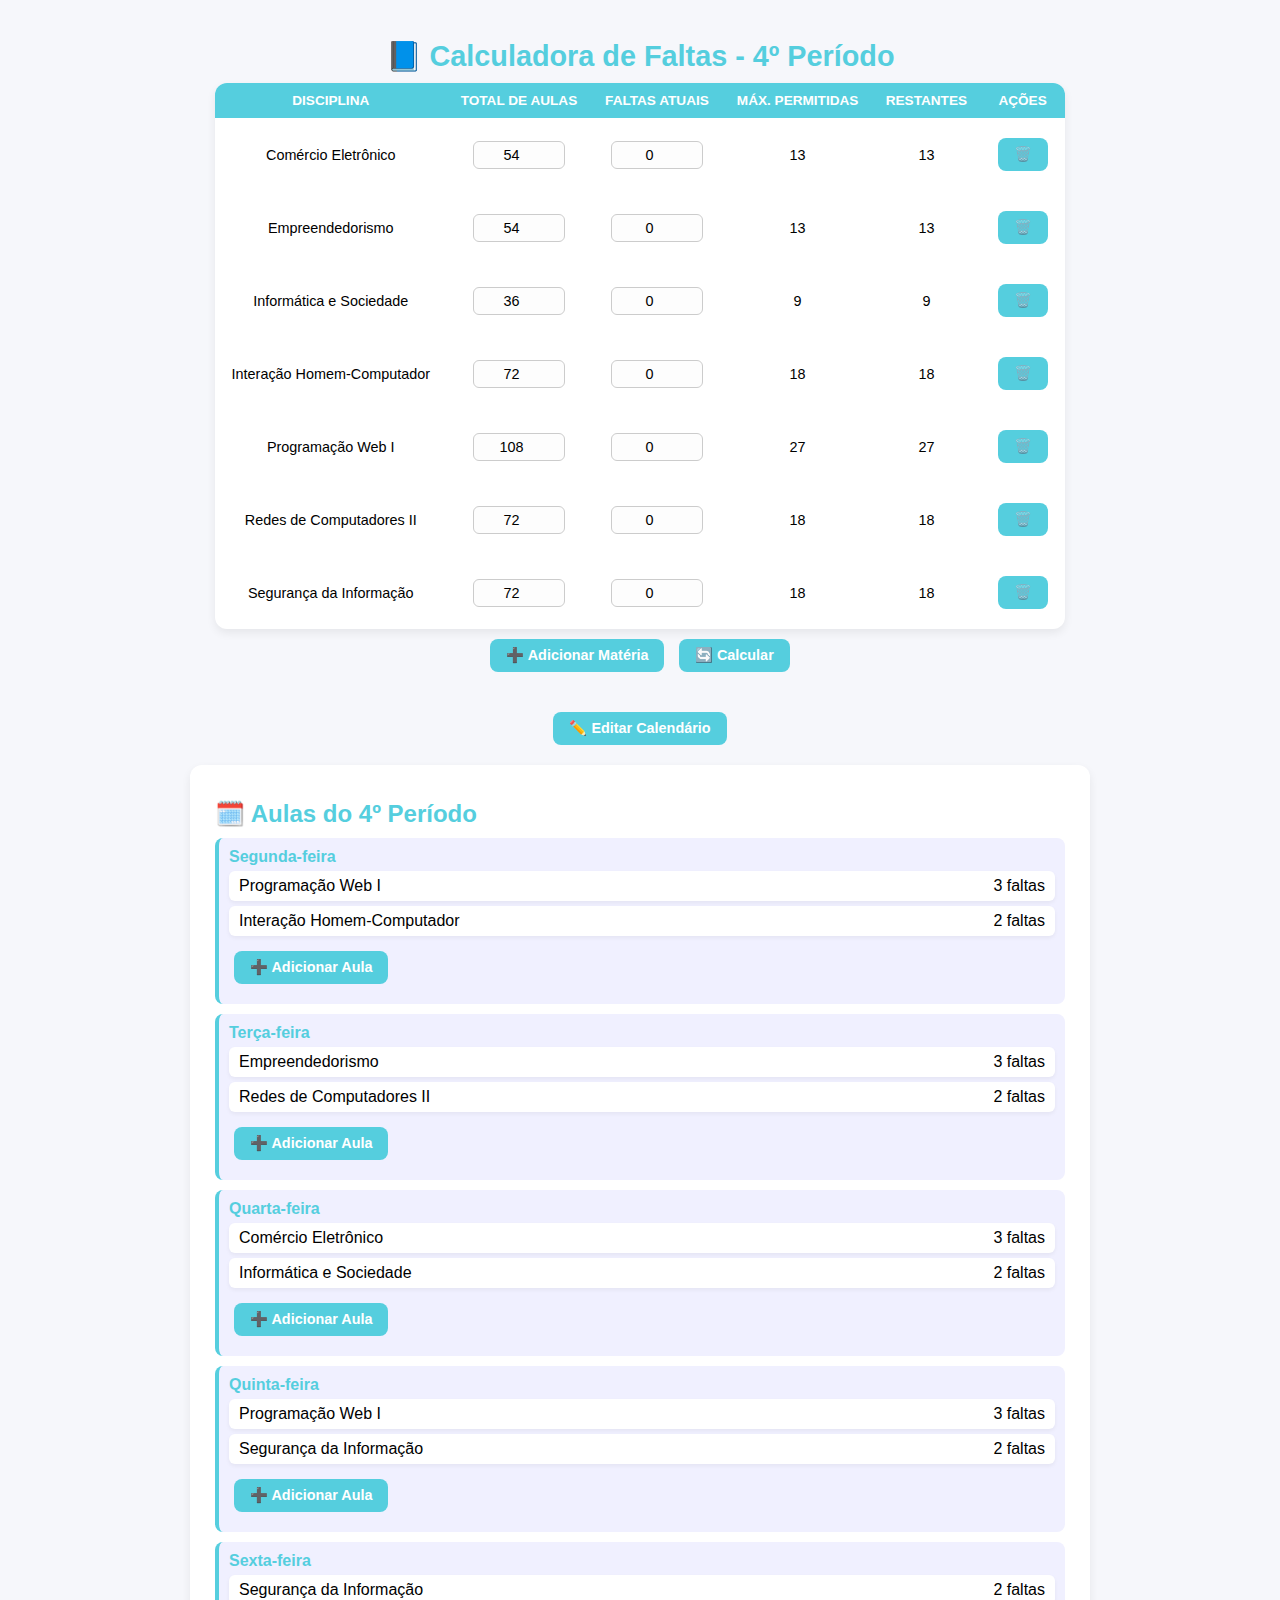
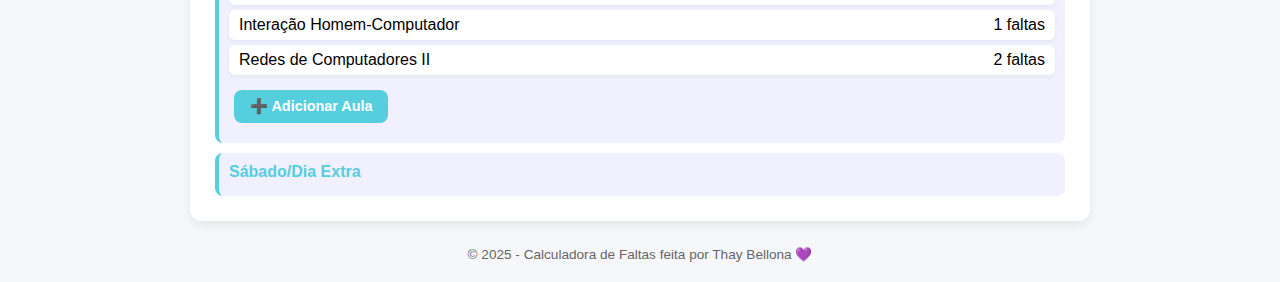
<file: index.html>
<!DOCTYPE html>
<html lang="pt-BR">
<head>
  <meta charset="UTF-8">
  <meta name="viewport" content="width=device-width, initial-scale=1.0">
  <title>Calculadora de Faltas - Thay Bellona</title>
  <link rel="stylesheet" href="css/estilo.css">
</head>
<body>
  <h1>📘 Calculadora de Faltas - 4º Período</h1>

  <!-- TABELA PRINCIPAL -->
  <table id="tabela">
    <thead>
      <tr>
        <th>Disciplina</th>
        <th>Total de Aulas</th>
        <th>Faltas Atuais</th>
        <th>Máx. Permitidas</th>
        <th>Restantes</th>
        <th>Ações</th>
      </tr>
    </thead>
    <tbody></tbody>
  </table>

  <div>
    <button onclick="adicionarMateria()">➕ Adicionar Matéria</button>
    <button onclick="calcular()">🔄 Calcular</button>
  </div>

  <div id="avisos" class="avisos"></div>

  <!-- BOTÃO EDITAR/SALVAR CALENDÁRIO -->
  <div style="margin-top: 20px;">
    <button id="editarCalendarioBtn" onclick="toggleEdicaoCalendario()">✏️ Editar Calendário</button>
  </div>

  <!-- CALENDÁRIO -->
  <div class="calendar" style="margin-top:10px;">
    <h2>🗓️ Aulas do 4º Período</h2>
    <div id="dias-container"></div>
  </div>

  <footer>© 2025 - Calculadora de Faltas feita por Thay Bellona 💜</footer>

  <script>
    const tabela = document.querySelector("#tabela tbody");
    const avisos = document.getElementById("avisos");
    const diasContainer = document.getElementById("dias-container");
    const diasSemana = ["Segunda-feira","Terça-feira","Quarta-feira","Quinta-feira","Sexta-feira","Sábado/Dia Extra"];
    let calendarioEditavel = false;

    window.onload = () => {
      // Matérias
      const salvoMaterias = JSON.parse(localStorage.getItem("materias")) || [
        { nome:"Comércio Eletrônico", total:54, faltas:0 },
        { nome:"Empreendedorismo", total:54, faltas:0 },
        { nome:"Informática e Sociedade", total:36, faltas:0 },
        { nome:"Interação Homem-Computador", total:72, faltas:0 },
        { nome:"Programação Web I", total:108, faltas:0 },
        { nome:"Redes de Computadores II", total:72, faltas:0 },
        { nome:"Segurança da Informação", total:72, faltas:0 }
      ];
      salvoMaterias.forEach(adicionarLinha);

      // Calendário
      const salvoCalendario = JSON.parse(localStorage.getItem("calendario")) || {
        "Segunda-feira":[{materia:"Programação Web I", faltasDia:3},{materia:"Interação Homem-Computador", faltasDia:2}],
        "Terça-feira":[{materia:"Empreendedorismo", faltasDia:3},{materia:"Redes de Computadores II", faltasDia:2}],
        "Quarta-feira":[{materia:"Comércio Eletrônico", faltasDia:3},{materia:"Informática e Sociedade", faltasDia:2}],
        "Quinta-feira":[{materia:"Programação Web I", faltasDia:3},{materia:"Segurança da Informação", faltasDia:2}],
        "Sexta-feira":[{materia:"Segurança da Informação", faltasDia:2},{materia:"Interação Homem-Computador", faltasDia:1},{materia:"Redes de Computadores II", faltasDia:2}],
        "Sábado/Dia Extra":[]
      };
      carregarCalendario(salvoCalendario);
      calcular();
    };

    // --- TABELA PRINCIPAL ---
    function adicionarLinha(materia) {
      const linha = document.createElement("tr");
      linha.innerHTML = `
        <td contenteditable="true">${materia.nome}</td>
        <td><input type="number" value="${materia.total}"></td>
        <td><input type="number" value="${materia.faltas}"></td>
        <td>—</td>
        <td>—</td>
        <td><button onclick="removerMateria(this)">🗑️</button></td>
      `;
      tabela.appendChild(linha);
    }

    function adicionarMateria() {
      adicionarLinha({nome:"Nova Matéria", total:0, faltas:0});
      salvarMaterias();
    }

    function removerMateria(botao) {
      botao.closest("tr").remove();
      salvarMaterias();
    }

    function calcular() {
      const linhas = tabela.querySelectorAll("tr");
      const calendario = JSON.parse(localStorage.getItem("calendario")) || {};
      let mensagens = [];

      linhas.forEach(linha=>{
        const nome = linha.children[0].textContent.trim();
        const total = parseFloat(linha.children[1].children[0].value)||0;
        const faltas = parseFloat(linha.children[2].children[0].value)||0;
        const maxPermitidas = Math.floor(total*0.25);
        const restantes = maxPermitidas-faltas;

        linha.children[3].textContent = maxPermitidas;
        linha.children[4].textContent = restantes>=0?restantes:"⚠️ Reprovado por falta";
        linha.children[4].classList.toggle("alerta",restantes<0);

        for(const [dia,aulas] of Object.entries(calendario)){
          aulas.forEach(aula=>{
            if(aula.materia===nome && restantes-1<=aula.faltasDia){
              mensagens.push(`⚠️ Se faltar na ${dia}, atingirá o limite em "${nome}".`);
            }
          });
        }
      });

      avisos.innerHTML = mensagens.join("<br>");
      avisos.style.display = mensagens.length>0?"block":"none";
      salvarMaterias();
    }

    function salvarMaterias() {
      const linhas = tabela.querySelectorAll("tr");
      const materias = Array.from(linhas).map(linha=>({
        nome:linha.children[0].textContent,
        total:linha.children[1].children[0].value,
        faltas:linha.children[2].children[0].value
      }));
      localStorage.setItem("materias",JSON.stringify(materias));
    }

    tabela.addEventListener("input",salvarMaterias);

    // --- CALENDÁRIO ---
    function carregarCalendario(calendario){
      diasContainer.innerHTML = "";
      diasSemana.forEach(dia=>{
        const dayDiv = document.createElement("div");
        dayDiv.className="day";
        dayDiv.innerHTML = `<strong>${dia}</strong>`;

        const aulas = calendario[dia]||[];
        aulas.forEach((aula,i)=>{
          const aulaDiv = document.createElement("div");
          aulaDiv.className="class";
          aulaDiv.innerHTML = `
            <span>${aula.materia}</span>
            <span>${aula.faltasDia} faltas</span>
            <button onclick="removerAula('${dia}',${i})">🗑️</button>
          `;
          dayDiv.appendChild(aulaDiv);
        });

        const btnAdd = document.createElement("button");
        btnAdd.textContent = "➕ Adicionar Aula";
        btnAdd.onclick=()=>adicionarAula(dia);
        dayDiv.appendChild(btnAdd);

        diasContainer.appendChild(dayDiv);
      });

      // Inicialmente modo leitura
      setCalendarioModoEdicao(false);
    }

    function toggleEdicaoCalendario(){
      calendarioEditavel = !calendarioEditavel;
      setCalendarioModoEdicao(calendarioEditavel);
      document.getElementById("editarCalendarioBtn").textContent =
        calendarioEditavel?"💾 Salvar Calendário":"✏️ Editar Calendário";
      if(!calendarioEditavel) salvarCalendario();
    }

    function setCalendarioModoEdicao(editavel){
      const dias = document.querySelectorAll(".day");
      dias.forEach(day=>{
        const btnAdd = day.querySelector("button");
        const aulas = day.querySelectorAll(".class");
        aulas.forEach(aula=>{
          const span = aula.querySelector("span:first-child");
          const inputFaltas = aula.querySelector("span:nth-child(2)");
          const btnDel = aula.querySelector("button");
          span.contentEditable = editavel;
          inputFaltas.contentEditable = editavel;
          btnDel.style.display = editavel?"inline":"none";
        });
        if(btnAdd) btnAdd.style.display = editavel?"inline-block":"none";
      });
    }

    function adicionarAula(dia){
      const calendario = JSON.parse(localStorage.getItem("calendario"))||{};
      if(!calendario[dia]) calendario[dia]=[];
      calendario[dia].push({materia:"Nova Matéria", faltasDia:0});
      localStorage.setItem("calendario",JSON.stringify(calendario));
      carregarCalendario(calendario);
    }

    function removerAula(dia,index){
      const calendario = JSON.parse(localStorage.getItem("calendario"))||{};
      calendario[dia].splice(index,1);
      localStorage.setItem("calendario",JSON.stringify(calendario));
      carregarCalendario(calendario);
    }

    function salvarCalendario(){
      const dias = document.querySelectorAll(".day");
      const calendario = {};
      dias.forEach(day=>{
        const diaNome = day.querySelector("strong").textContent;
        const aulas = day.querySelectorAll(".class");
        calendario[diaNome] = Array.from(aulas).map(aula=>({
          materia:aula.querySelector("span:first-child").textContent.trim(),
          faltasDia: parseInt(aula.querySelector("span:nth-child(2)").textContent)||0
        }));
      });
      localStorage.setItem("calendario",JSON.stringify(calendario));
    }
  </script>
</body>
</html>
</file>
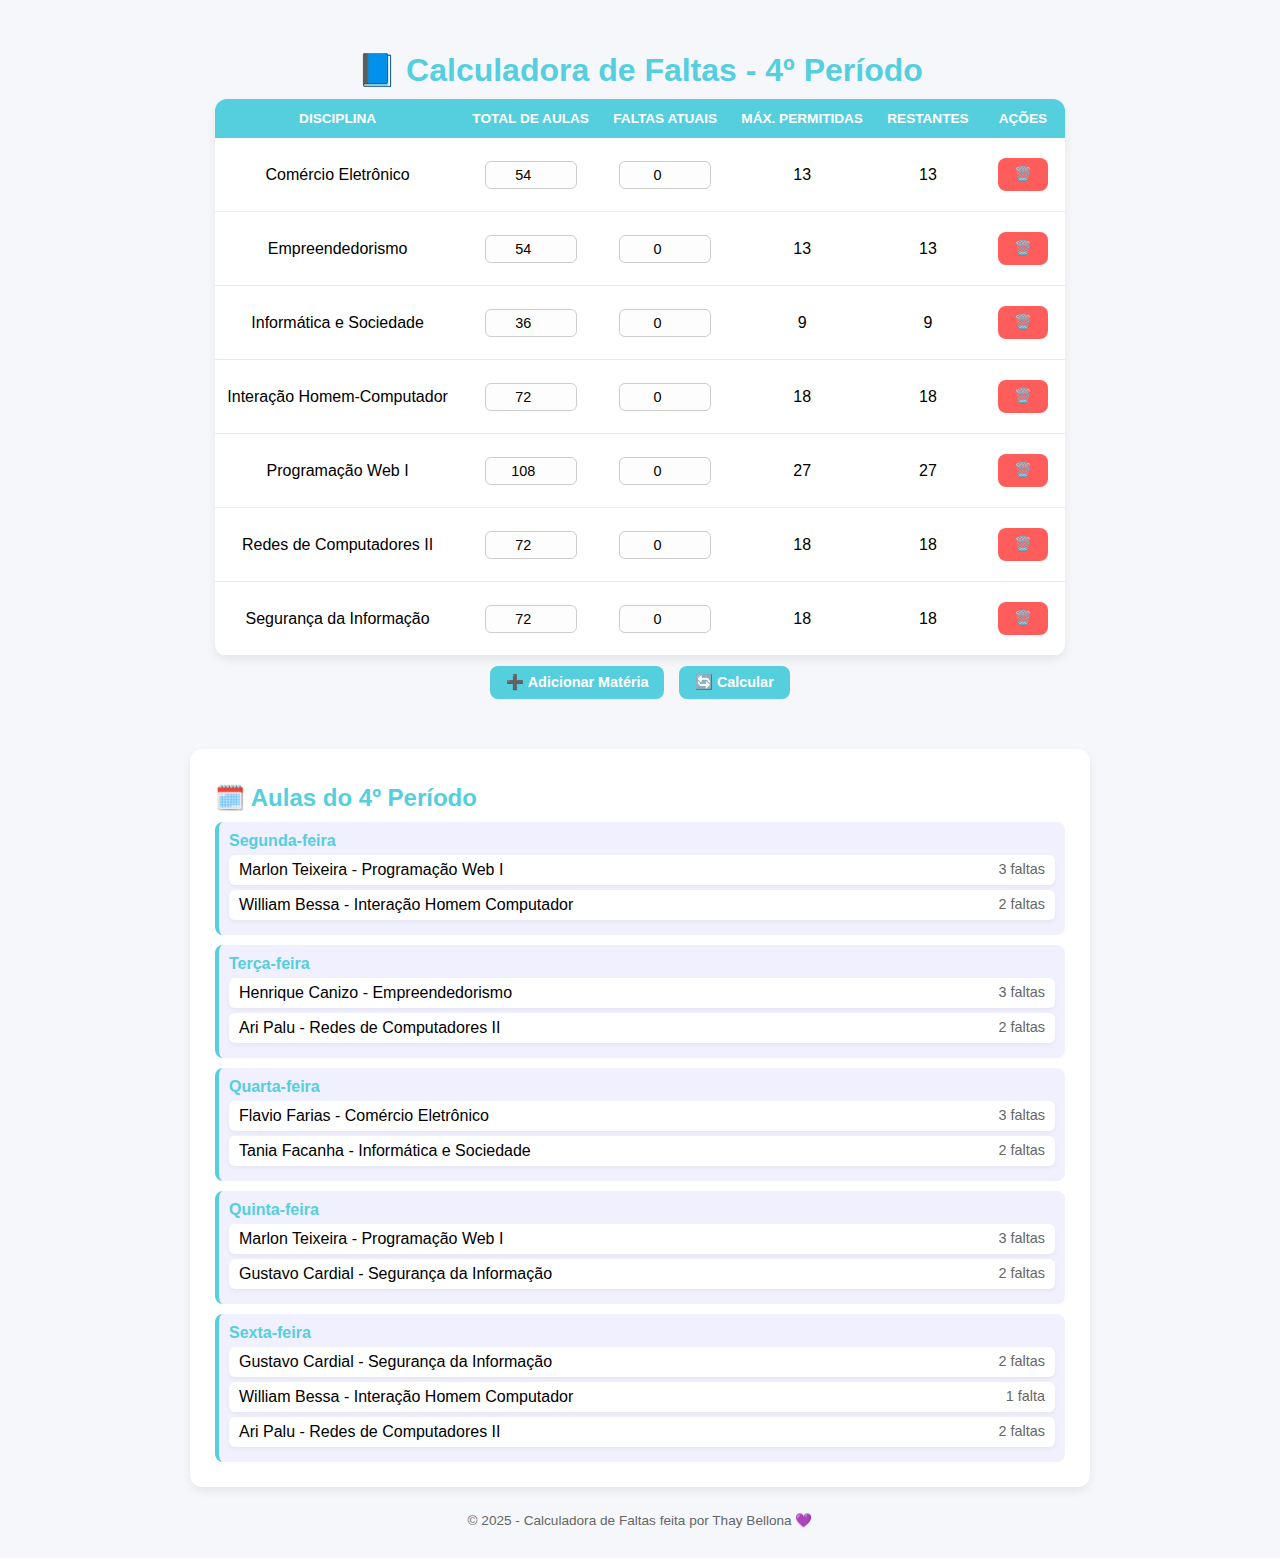
<file: Calculadora de Faltas/index.html>
<!DOCTYPE html>
<html lang="pt-BR">
<head>
  <meta charset="UTF-8">
  <meta name="viewport" content="width=device-width, initial-scale=1.0">
  <title>Calculadora de Faltas - Thay Bellona</title>
  <link rel="stylesheet" href="css/estilo.css">
</head>
<body>
  <h1>📘 Calculadora de Faltas - 4º Período</h1>
  <!-- COLUNAS CALCULADORA !-->

  <table id="tabela">
    <thead>
      <tr>
        <th>Disciplina</th>
        <th>Total de Aulas</th>
        <th>Faltas Atuais</th>
        <th>Máx. Permitidas</th>
        <th>Restantes</th>
        <th>Ações</th>
      </tr>
    </thead>
    <tbody></tbody>
  </table>

  <div>
    <button onclick="adicionarMateria()">➕ Adicionar Matéria</button>
    <button onclick="calcular()">🔄 Calcular</button>
  </div>

  <div id="avisos" class="avisos"></div>

  <!-- TABELA DE AULAS !-->
  <div class="calendar">
    <h2>🗓️ Aulas do 4º Período</h2>
    <div class="day">
      <strong>Segunda-feira</strong>
      <div class="class"><span>Marlon Teixeira - Programação Web I</span><span>3 faltas</span></div>
      <div class="class"><span>William Bessa - Interação Homem Computador</span><span>2 faltas</span></div>
    </div>
    <div class="day">
      <strong>Terça-feira</strong>
      <div class="class"><span>Henrique Canizo - Empreendedorismo</span><span>3 faltas</span></div>
      <div class="class"><span>Ari Palu - Redes de Computadores II</span><span>2 faltas</span></div>
    </div>
    <div class="day">
      <strong>Quarta-feira</strong>
      <div class="class"><span>Flavio Farias - Comércio Eletrônico</span><span>3 faltas</span></div>
      <div class="class"><span>Tania Facanha - Informática e Sociedade</span><span>2 faltas</span></div>
    </div>
    <div class="day">
      <strong>Quinta-feira</strong>
      <div class="class"><span>Marlon Teixeira - Programação Web I</span><span>3 faltas</span></div>
      <div class="class"><span>Gustavo Cardial - Segurança da Informação</span><span>2 faltas</span></div>
    </div>
    <div class="day">
      <strong>Sexta-feira</strong>
      <div class="class"><span>Gustavo Cardial - Segurança da Informação</span><span>2 faltas</span></div>
      <div class="class"><span>William Bessa - Interação Homem Computador</span><span>1 falta</span></div>
      <div class="class"><span>Ari Palu - Redes de Computadores II</span><span>2 faltas</span></div>
    </div>
  </div>

  <footer>© 2025 - Calculadora de Faltas feita por Thay Bellona 💜</footer>

  <script>
    const tabela = document.querySelector("#tabela tbody");
    const avisos = document.getElementById("avisos");

    const aulasSemana = {
      "Segunda-feira": [
        { materia: "Programação Web I", faltasDia: 3 },
        { materia: "Interação Homem-Computador", faltasDia: 2 }
      ],
      "Terça-feira": [
        { materia: "Empreendedorismo", faltasDia: 3 },
        { materia: "Redes de Computadores II", faltasDia: 2 }
      ],
      "Quarta-feira": [
        { materia: "Comércio Eletrônico", faltasDia: 3 },
        { materia: "Informática e Sociedade", faltasDia: 2 }
      ],
      "Quinta-feira": [
        { materia: "Programação Web I", faltasDia: 3 },
        { materia: "Segurança da Informação", faltasDia: 2 }
      ],
      "Sexta-feira": [
        { materia: "Segurança da Informação", faltasDia: 2 },
        { materia: "Interação Homem-Computador", faltasDia: 1 },
        { materia: "Redes de Computadores II", faltasDia: 2 }
      ]
    };

    window.onload = () => {
      const salvo = JSON.parse(localStorage.getItem("materias")) || [
        { nome: "Comércio Eletrônico", total: 54, faltas: 0 },
        { nome: "Empreendedorismo", total: 54, faltas: 0 },
        { nome: "Informática e Sociedade", total: 36, faltas: 0 },
        { nome: "Interação Homem-Computador", total: 72, faltas: 0 },
        { nome: "Programação Web I", total: 108, faltas: 0 },
        { nome: "Redes de Computadores II", total: 72, faltas: 0 },
        { nome: "Segurança da Informação", total: 72, faltas: 0 }
      ];
      salvo.forEach(adicionarLinha);
      calcular();
    };

    function adicionarLinha(materia) {
      const linha = document.createElement("tr");
      linha.innerHTML = `
        <td contenteditable="true">${materia.nome}</td>
        <td><input type="number" value="${materia.total}"></td>
        <td><input type="number" value="${materia.faltas}"></td>
        <td>—</td>
        <td>—</td>
        <td><button class="remove-btn" onclick="removerMateria(this)">🗑️</button></td>
      `;
      tabela.appendChild(linha);
    }

    function adicionarMateria() {
      adicionarLinha({ nome: "Nova Matéria", total: 0, faltas: 0 });
      salvar();
    }

    function removerMateria(botao) {
      botao.closest("tr").remove();
      salvar();
    }

    function calcular() {
      const linhas = tabela.querySelectorAll("tr");
      const materias = [];
      let mensagens = [];

      linhas.forEach(linha => {
        const nome = linha.children[0].textContent.trim();
        const total = parseFloat(linha.children[1].children[0].value) || 0;
        const faltas = parseFloat(linha.children[2].children[0].value) || 0;
        const maxPermitidas = Math.floor(total * 0.25);
        const restantes = maxPermitidas - faltas;

        linha.children[3].textContent = maxPermitidas;
        linha.children[4].textContent =
          restantes >= 0 ? restantes : "⚠️ Reprovado por falta";
        linha.children[4].classList.toggle("alerta", restantes < 0);

        materias.push({ nome, faltas, total, restantes });

        // AVISO DE FALTAS
        for (const [dia, aulas] of Object.entries(aulasSemana)) {
          aulas.forEach(aula => {
            if (aula.materia === nome) {
              if (restantes - 1 <= aula.faltasDia) {
                mensagens.push(`⚠️ Cuidado! Se faltar na ${dia}, você chegará ao limite de faltas em "${nome}" e não poderá mais faltar.`);
              }
            }
          });
        }
      });

      avisos.innerHTML = mensagens.join("<br>");
      avisos.style.display = mensagens.length > 0 ? "block" : "none";

      salvar();
    }

    function salvar() {
      const linhas = tabela.querySelectorAll("tr");
      const materias = Array.from(linhas).map(linha => ({
        nome: linha.children[0].textContent,
        total: linha.children[1].children[0].value,
        faltas: linha.children[2].children[0].value
      }));
      localStorage.setItem("materias", JSON.stringify(materias));
    }

    tabela.addEventListener("input", salvar);
  </script>
</body>
</html>
</file>
<file: css/estilo.css>
:root {
  --bg-color: #f6f7fb;
  --primary: #55cede;
  --accent: #f0f0ff;
  --text: #2c2c2c;
  --danger: #ff5c5c;
}

body {
  font-family: "Inter", sans-serif;
  background-color: var(--bg-color);
  margin: 0;
  padding: 20px;
  display: flex;
  flex-direction: column;
  align-items: center;
}

h1 {
  color: var(--primary);
  margin-bottom: 10px;
  text-align: center;
  font-size: clamp(1.2rem, 4vw, 1.8rem);
}

table {
  border-collapse: collapse;
  width: 95%;
  max-width: 850px;
  background: white;
  border-radius: 12px;
  overflow: hidden;
  box-shadow: 0 4px 10px rgba(0, 0, 0, 0.07);
}

th, td {
  padding: 10px;
  text-align: center;
  font-size: 0.9rem;
}

th {
  background-color: var(--primary);
  color: white;
  text-transform: uppercase;
  font-size: 0.85rem;
  /* --- MUDANÇA IMPORTANTE --- */
  /* Impede que o cabeçalho quebre linha (ex: "Máx. Permitidas") */
  white-space: nowrap;
}

input {
  width: 80px;
  padding: 5px;
  border-radius: 6px;
  border: 1px solid #ccc;
  text-align: center;
  font-size: 0.9rem;
  background: #fdfdfd;
}

tr:hover {
  background-color: var(--accent);
  transition: 0.2s;
}

button {
  background-color: var(--primary);
  color: white;
  border: none;
  border-radius: 8px;
  padding: 8px 16px;
  margin: 10px 5px;
  font-size: 0.9rem;
  cursor: pointer;
  font-weight: bold;
  transition: 0.3s;
}

button:hover {
  background-color: #3f4cc3;
}

.remove-btn {
  background-color: var(--danger);
}

.remove-btn:hover {
  background-color: #d94c7a;
}

.alerta {
  color: var(--danger);
  font-weight: 600;
}

.avisos {
  margin-top: 15px;
  width: 95%;
  max-width: 850px;
  background: #fff2f2;
  color: var(--danger);
  padding: 10px 15px;
  border-radius: 10px;
  font-weight: 600;
  display: none;
  box-shadow: 0 2px 6px rgba(0,0,0,0.1);
}

footer {
  margin-top: 25px;
  font-size: 0.85rem;
  color: #666;
  text-align: center;
}

/* Calendário */
.calendar {
  margin-top: 40px;
  width: 95%;
  max-width: 850px;
  background: white;
  border-radius: 12px;
  box-shadow: 0 4px 10px rgba(0, 0, 0, 0.07);
  padding: 15px 25px;
}

.calendar h2 {
  color: var(--primary);
  margin-bottom: 10px;
}

.day {
  margin-bottom: 10px;
  padding: 10px;
  border-left: 4px solid var(--primary);
  background: var(--accent);
  border-radius: 8px;
}

.day strong {
  display: block;
  margin-bottom: 5px;
  color: var(--primary);
}

.class {
  display: flex;
  justify-content: space-between;
  background: white;
  margin-bottom: 5px;
  padding: 6px 10px;
  border-radius: 6px;
  box-shadow: 0 2px 4px rgba(0,0,0,0.05);
}

.class span:last-child {
  color: #666;
  font-size: 0.9rem;
}

/* 📱 Responsividade */
@media (max-width: 768px) {
  
  /* --- AQUI ESTÁ A CORREÇÃO --- */
  table {
    display: block; /* Faz a tabela se comportar como um bloco */
    overflow-x: auto; /* Adiciona a rolagem horizontal */
    white-space: nowrap; /* Garante que o conteúdo da tabela não quebre linha */
    border-radius: 10px; /* Mantém o border-radius */
  }

  th, td {
    padding: 8px;
    font-size: 0.8rem;
    /* Remove o white-space:nowrap das células para permitir quebra de linha se necessário, 
       mas o 'th' (cabeçalho) continuará sem quebra de linha (definido acima) */
    white-space: normal; 
  }
  
  /* Garante que o cabeçalho não quebre linha mesmo aqui */
  th {
    white-space: nowrap;
  }

  input {
    width: 60px;
  }

  .botoes {
    display: flex;
    flex-direction: column;
    width: 100%;
    align-items: center;
  }

  button {
    width: 90%;
    font-size: 1rem;
  }

  .calendar {
    padding: 15px;
  }

  .class {
    flex-direction: column;
    align-items: flex-start;
  }

  .class span:last-child {
    margin-top: 3px;
  }
}

@media (max-width: 480px) {
  h1 {
    font-size: 1.3rem;
  }

  .day strong {
    font-size: 1rem;
  }

  footer {
    font-size: 0.75rem;
  }
}
</file>
<file: Calculadora de Faltas/css/estilo.css>
:root {
    --bg-color: #f6f7fb;
    --primary: #55cede;
    --accent: #f0f0ff;
    --text: #2c2c2c;
    --danger: #ff5c5c;
}

body {
    font-family: "Inter", sans-serif;
    background-color: var(--bg-color);
    margin: 0;
    padding: 30px;
    display: flex;
    flex-direction: column;
    align-items: center;
}

h1 {
    color: var(--primary);
    margin-bottom: 10px;
    text-align: center;
}

table {
    border-collapse: collapse;
    width: 95%;
    max-width: 850px;
    background: white;
    border-radius: 12px;
    overflow: hidden;
    box-shadow: 0 4px 10px rgba(0, 0, 0, 0.07);
}

th {
    background-color: var(--primary);
    color: white;
    text-transform: uppercase;
    font-size: 0.85rem;
    padding: 12px;
}

td {
    padding: 10px 12px;
    text-align: center;
    border-bottom: 1px solid #eaeaea;
}

input {
    width: 80px;
    padding: 5px;
    border-radius: 6px;
    border: 1px solid #ccc;
    text-align: center;
    font-size: 0.9rem;
    background: #fdfdfd;
}

tr:hover {
    background-color: var(--accent);
    transition: 0.2s;
}

button {
    background-color: var(--primary);
    color: white;
    border: none;
    border-radius: 8px;
    padding: 8px 16px;
    margin: 10px 5px;
    font-size: 0.9rem;
    cursor: pointer;
    font-weight: bold;
    transition: 0.3s;
}

button:hover {
    background-color: #3f4cc3;
}

.remove-btn {
    background-color: var(--danger);
}

.remove-btn:hover {
    background-color: #d94c7a;
}

.alerta {
    color: var(--danger);
    font-weight: 600;
}

.avisos {
    margin-top: 15px;
    width: 95%;
    max-width: 850px;
    background: #fff2f2;
    color: var(--danger);
    padding: 10px 15px;
    border-radius: 10px;
    font-weight: 600;
    display: none;
    box-shadow: 0 2px 6px rgba(0,0,0,0.1);
}

footer {
    margin-top: 25px;
    font-size: 0.85rem;
    color: #666;
    text-align: center;
}

/* Calendário */
.calendar {
    margin-top: 40px;
    width: 95%;
    max-width: 850px;
    background: white;
    border-radius: 12px;
    box-shadow: 0 4px 10px rgba(0, 0, 0, 0.07);
    padding: 15px 25px;
}

.calendar h2 {
    color: var(--primary);
    margin-bottom: 10px;
}

.day {
    margin-bottom: 10px;
    padding: 10px;
    border-left: 4px solid var(--primary);
    background: var(--accent);
    border-radius: 8px;
}

.day strong {
    display: block;
    margin-bottom: 5px;
    color: var(--primary);
}

.class {
    display: flex;
    justify-content: space-between;
    background: white;
    margin-bottom: 5px;
    padding: 6px 10px;
    border-radius: 6px;
    box-shadow: 0 2px 4px rgba(0,0,0,0.05);
}

.class span:last-child {
    color: #666;
    font-size: 0.9rem;
}
</file>
